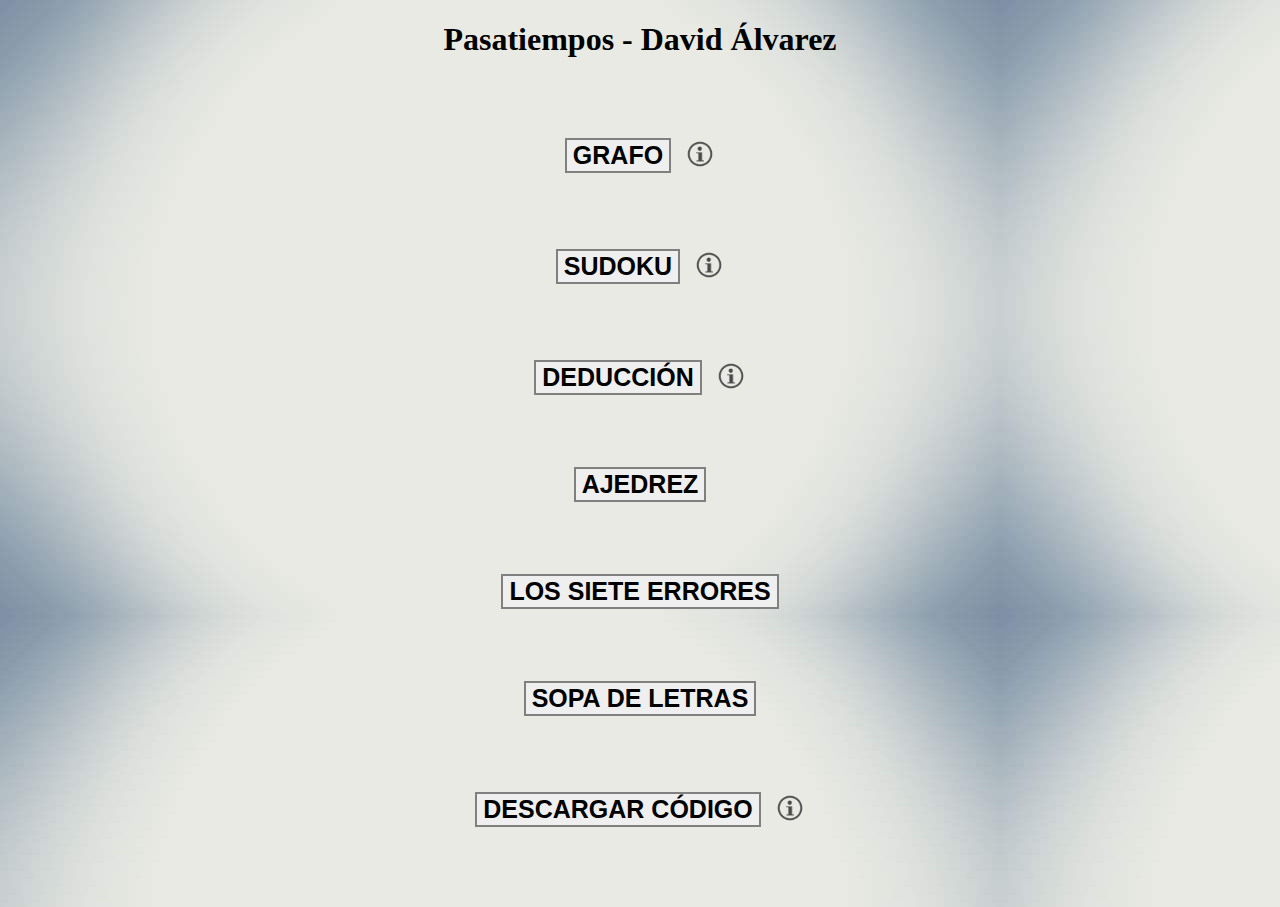
<file: index.html>
<!DOCTYPE html>

<html>
   <head>
      <meta charset="UTF-8">
      <title>Pasatiempos - David Álvarez</title>
      <script src="js/info.js"></script>
      <style type="text/css">
       button {
	   font-size: 25px;
	   font-weight: bold;
	   border: 2px solid gray;
       }
      </style>
   </head>

   <body background="img/background.jpg">
      <h1 align="center">Pasatiempos - David Álvarez</h1>
      <br/><br/><br/>
      
      <form action="grafo">
	 <div align="center">
	    <button type="submit">GRAFO</button>
	    <img src="img/info.png" height="30px" onclick="info_grafo()" style="margin-left: 10px; position: relative; top: 5px;" />
	 </div>

      </form>

      <br/><br/><br/><br/>
      <form action="sudoku">
	 <div align="center">
	    <button type="submit">SUDOKU</button>
	    <img src="img/info.png" height="30px" onclick="info_sudoku()" style="margin-left: 10px; position: relative; top: 5px;" />	
	 </div>
      </form>

      <br/><br/><br/><br/>
      <form action="deducción">
	 <div align="center">
	    <button type="submit">DEDUCCIÓN</button>
	    <img src="img/info.png" height="30px" onclick="info_deduccion()" style="margin-left: 10px; position: relative; top: 5px;" />
	 </div>
      </form>

      <br/><br/><br/><br/>
      <form action="ajedrez">
	 <div align="center">
	    <button type="submit">AJEDREZ</button>
	 </div>
      </form>

      <br/><br/><br/><br/>
      <form action="errores">
	 <div align="center">
    	    <button type="submit">LOS SIETE ERRORES</button>
	 </div>
      </form>

      <br/><br/><br/><br/>
      <form action="sopa">
	 <div align="center">
    	    <button type="submit">SOPA DE LETRAS</button>
	 </div>
      </form>

      <br/><br/><br/><br/>
      <form action="código">
	 <div align="center">
	    <button type="submit">DESCARGAR CÓDIGO</button>
	    <img src="img/info.png"/ height="30px" onclick="info_codigo()" style="margin-left: 10px; position: relative; top: 5px;" />
	 </div>
      </form>

      <br/><br/><br/><br/>    
      
   </body>
</html>
</file>
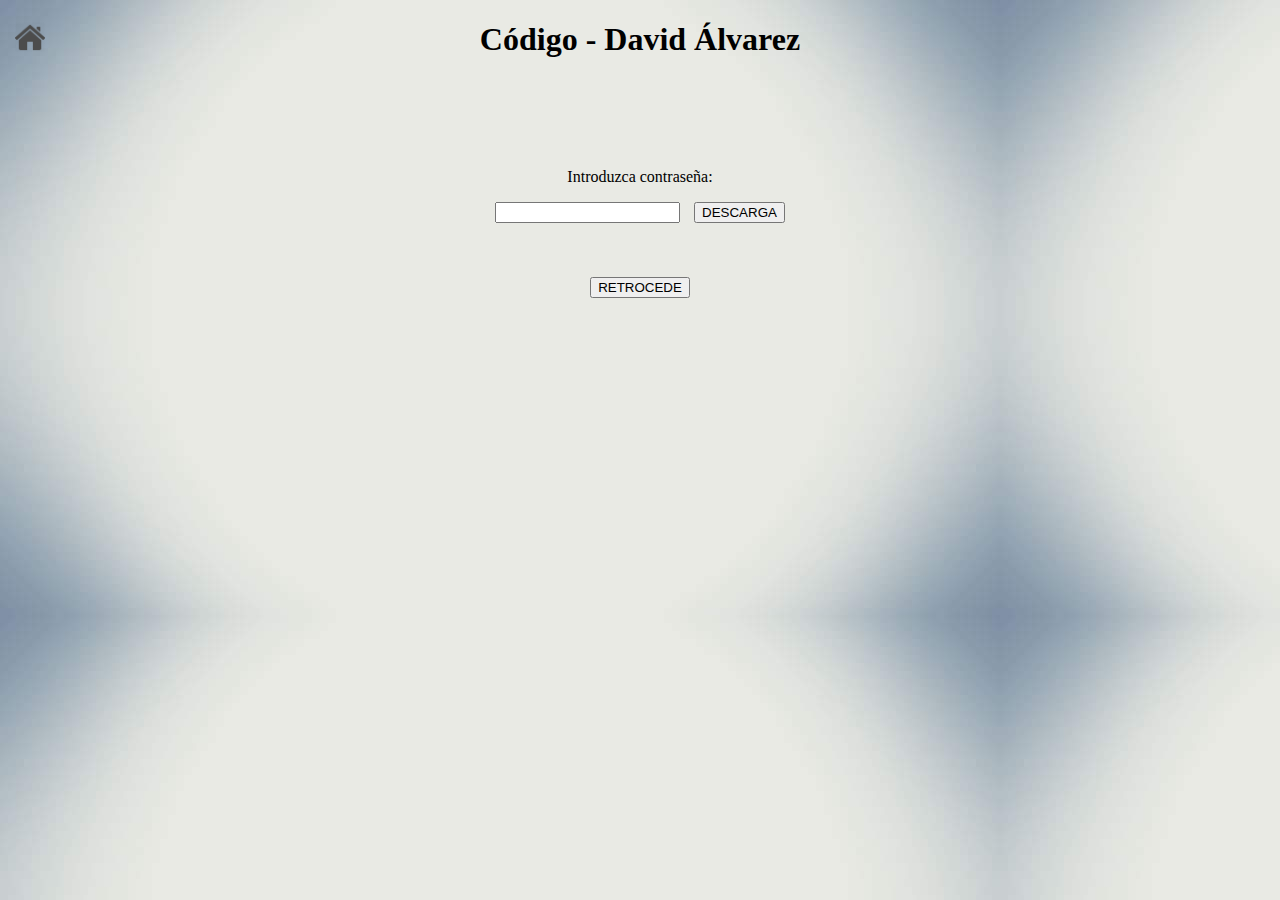
<file: código/index.html>
<!DOCTYPE html>

<html>
    <head>
	<meta charset="UTF-8">
	<title>Código - David Álvarez</title>
    </head>

    <body background="../img/background.jpg">
	<h1 align="center" style="margin-left: 40px; margin-right: 40px;">Código - David Álvarez</h1>
	<a href="../index.html">
	    <img src="../img/home.png" height="30px" style="position: absolute; top: 22px; left: 15px;" />
	</a>
	<br/><br/><br/><br/>
	

	<div align="center">
	    <p>Introduzca contraseña:</p>
	    <form action="descargar.php" method="post">
		<input type="password" name="contraseña">
		<button type="submit" style="margin-left: 10px;">DESCARGA</button>
	    </form>			    
	</div>

	<div align="center">
	    <form action="../index.html">
		<br/><br/><br/>		
		<button type="submit">RETROCEDE</button>
	    </form>			    
	</div>
	
    </body>
</html>
</file>
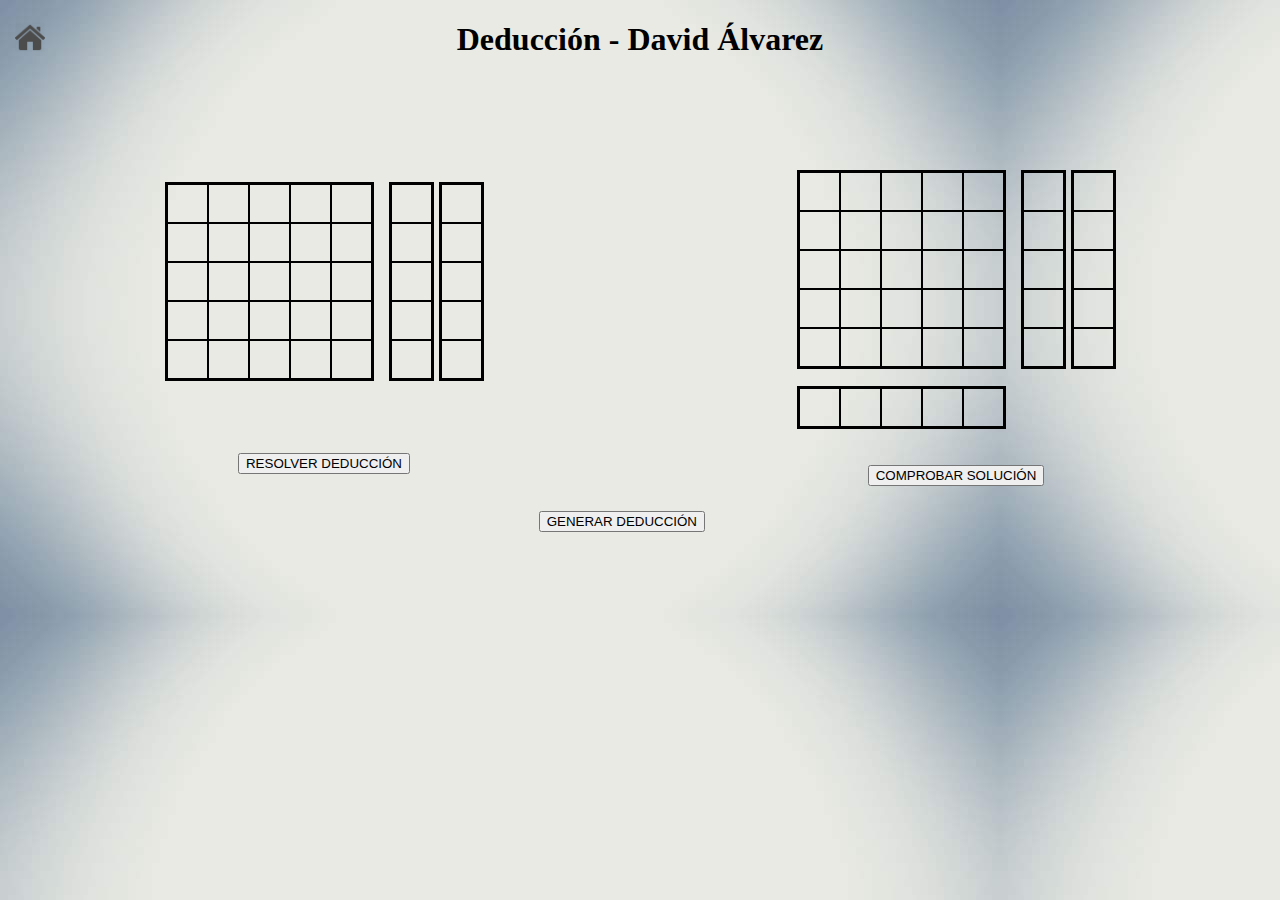
<file: deducción/index.html>
<!DOCTYPE html>

<html>
    <head>
        <meta charset="UTF-8">
        <title>Deducción - David Álvarez</title>
        <link rel="stylesheet" type="text/css" href="../css/deduccion.css">
        <script src="../js/deduccion.js"></script>
    </head>

    
    <body background="../img/background.jpg">
	<h1 align="center" style="margin-left: 40px; margin-right: 40px;">Deducción - David Álvarez</h1>
	<a href="../index.html">
	    <img src="../img/home.png" height="30px" style="position: absolute; top: 22px; left: 15px;" />
	</a>
        <br/><br/><br/><br/><br/>
	
        <table width="100%" height="100%">
            <tr>
                <td width="50%" style="min-width: 400px;">
                    <form action="solucionador.php" method="post" name="form1">
                        <table align="center">
                            <tr>
                                <td id="big_top_left"><input type="text" oninput="upperCaseF(this, document.form1.i01)" maxlength="1" name="i00" required></td>
                                <td id="big_top"><input type="text" onkeydown="upperCaseF(this, document.form1.i02)" maxlength="1" name="i01" required></td>
                                <td id="big_top"><input type="text" onkeydown="upperCaseF(this, document.form1.i03)" maxlength="1" name="i02" required></td>
                                <td id="big_top"><input type="text" onkeydown="upperCaseF(this, document.form1.i04)" maxlength="1" name="i03" required></td>
                                <td id="big_top_right"><input type="text" onkeydown="upperCaseF(this, document.form1.i05)" maxlength="1" name="i04" required></td>
                                <td id="separator"></td>
                                <td id="big_top_right_left"><input type="text" onkeydown="upperCaseF(this, document.form1.i06)" maxlength="1" name="i05" required></td>
                                <td id="separator2"></td>
                                <td id="big_top_right_left"><input type="text" onkeydown="upperCaseF(this, document.form1.i10)" maxlength="1" name="i06" required></td>
                            </tr>
			    
                            <tr>
                                <td id="big_left"><input type="text" onkeydown="upperCaseF(this, document.form1.i11)" maxlength="1" name="i10" required></td>
                                <td id="normal"><input type="text" onkeydown="upperCaseF(this, document.form1.i12)" maxlength="1" name="i11" required></td>
                                <td id="normal"><input type="text" onkeydown="upperCaseF(this, document.form1.i13)" maxlength="1" name="i12" required></td>
                                <td id="normal"><input type="text" onkeydown="upperCaseF(this, document.form1.i14)" maxlength="1" name="i13" required></td>
                                <td id="big_right"><input type="text" onkeydown="upperCaseF(this, document.form1.i15)" maxlength="1" name="i14" required></td>
                                <td id="separator"></td>
                                <td id="big_right_left"><input type="text" onkeydown="upperCaseF(this, document.form1.i16)" maxlength="1" name="i15" required></td>
                                <td id="separator2"></td>
                                <td id="big_right_left"><input type="text" onkeydown="upperCaseF(this, document.form1.i20)" maxlength="1" name="i16" required></td>
                            </tr>
			    
                            <tr>
                                <td id="big_left"><input type="text" onkeydown="upperCaseF(this, document.form1.i21)" maxlength="1" name="i20" required></td>
                                <td id="normal"><input type="text" onkeydown="upperCaseF(this, document.form1.i22)" maxlength="1" name="i21" required></td>
                                <td id="normal"><input type="text" onkeydown="upperCaseF(this, document.form1.i23)" maxlength="1" name="i22" required></td>
                                <td id="normal"><input type="text" onkeydown="upperCaseF(this, document.form1.i24)" maxlength="1" name="i23" required></td>
                                <td id="big_right"><input type="text" onkeydown="upperCaseF(this, document.form1.i25)" maxlength="1" name="i24" required></td>
                                <td id="separator"></td>
                                <td id="big_right_left"><input type="text" onkeydown="upperCaseF(this, document.form1.i26)" maxlength="1" name="i25" required></td>
                                <td id="separator2"></td>
                                <td id="big_right_left"><input type="text" onkeydown="upperCaseF(this, document.form1.i30)" maxlength="1" name="i26" required></td>
                            </tr>
			    
                            <tr>
                                <td id="big_left"><input type="text" onkeydown="upperCaseF(this, document.form1.i31)" maxlength="1" name="i30" required></td>
                                <td id="normal"><input type="text" onkeydown="upperCaseF(this, document.form1.i32)" maxlength="1" name="i31" required></td>
                                <td id="normal"><input type="text" onkeydown="upperCaseF(this, document.form1.i33)" maxlength="1" name="i32" required></td>
                                <td id="normal"><input type="text" onkeydown="upperCaseF(this, document.form1.i34)" maxlength="1" name="i33" required></td>
                                <td id="big_right"><input type="text" onkeydown="upperCaseF(this, document.form1.i35)" maxlength="1" name="i34" required></td>
                                <td id="separator"></td>
                                <td id="big_right_left"><input type="text" onkeydown="upperCaseF(this, document.form1.i36)" maxlength="1" name="i35" required></td>
                                <td id="separator2"></td>
                                <td id="big_right_left"><input type="text" onkeydown="upperCaseF(this, document.form1.i40)" maxlength="1" name="i36" required></td>
                            </tr>
			    
                            <tr>
                                <td id="big_bottom_left"><input type="text" onkeydown="upperCaseF(this, document.form1.i41)" maxlength="1" name="i40" required></td>
                                <td id="big_bottom"><input type="text" onkeydown="upperCaseF(this, document.form1.i42)" maxlength="1" name="i41" required></td>
                                <td id="big_bottom"><input type="text" onkeydown="upperCaseF(this, document.form1.i43)" maxlength="1" name="i42" required></td>
                                <td id="big_bottom"><input type="text" onkeydown="upperCaseF(this, document.form1.i44)" maxlength="1" name="i43" required></td>
                                <td id="big_bottom_right"><input type="text" onkeydown="upperCaseF(this, document.form1.i45)" maxlength="1" name="i44" required></td>
                                <td id="separator"></td>
                                <td id="big_bottom_right_left"><input type="text" onkeydown="upperCaseF(this, document.form1.i46)" maxlength="1" name="i45" required></td>
                                <td id="separator2"></td>
                                <td id="big_bottom_right_left"><input type="text" onkeydown="upperCaseF(this, 'not')" maxlength="1" name="i46" required></td>
                            </tr>
                        </table>
                        <br/><br/><br/><br/>
                        <div align="center">
                            <button type="submit">RESOLVER DEDUCCIÓN</button>
                        </div>
                    </form>
                </td>

                <td width="50%" style="min-width: 400px;">
		    <form action="comprobador.php" method="post" name="form2">
			<table align="center">
			    <tr>
				<td id="big_top_left"><input type="text" oninput="upperCaseF(this, document.form2.i01)" maxlength="1" name="i00" required></td>
				<td id="big_top"><input type="text" onkeydown="upperCaseF(this, document.form2.i02)" maxlength="1" name="i01" required></td>
				<td id="big_top"><input type="text" onkeydown="upperCaseF(this, document.form2.i03)" maxlength="1" name="i02" required></td>
				<td id="big_top"><input type="text" onkeydown="upperCaseF(this, document.form2.i04)" maxlength="1" name="i03" required></td>
				<td id="big_top_right"><input type="text" onkeydown="upperCaseF(this, document.form2.i05)" maxlength="1" name="i04" required></td>
				<td id="separator"></td>
				<td id="big_top_right_left"><input type="text" onkeydown="upperCaseF(this, document.form2.i06)" maxlength="1" name="i05" required></td>
				<td id="separator2"></td>
				<td id="big_top_right_left"><input type="text" onkeydown="upperCaseF(this, document.form2.i10)" maxlength="1" name="i06" required></td>
			    </tr>
			    
			    <tr>
				<td id="big_left"><input type="text" onkeydown="upperCaseF(this, document.form2.i11)" maxlength="1" name="i10" required></td>
				<td id="normal"><input type="text" onkeydown="upperCaseF(this, document.form2.i12)" maxlength="1" name="i11" required></td>
				<td id="normal"><input type="text" onkeydown="upperCaseF(this, document.form2.i13)" maxlength="1" name="i12" required></td>
				<td id="normal"><input type="text" onkeydown="upperCaseF(this, document.form2.i14)" maxlength="1" name="i13" required></td>
				<td id="big_right"><input type="text" onkeydown="upperCaseF(this, document.form2.i15)" maxlength="1" name="i14" required></td>
				<td id="separator"></td>
				<td id="big_right_left"><input type="text" onkeydown="upperCaseF(this, document.form2.i16)" maxlength="1" name="i15" required></td>
				<td id="separator2"></td>
				<td id="big_right_left"><input type="text" onkeydown="upperCaseF(this, document.form2.i20)" maxlength="1" name="i16" required></td>
			    </tr>
			    
			    <tr>
				<td id="big_left"><input type="text" onkeydown="upperCaseF(this, document.form2.i21)" maxlength="1" name="i20" required></td>
				<td id="normal"><input type="text" onkeydown="upperCaseF(this, document.form2.i22)" maxlength="1" name="i21" required></td>
				<td id="normal"><input type="text" onkeydown="upperCaseF(this, document.form2.i23)" maxlength="1" name="i22" required></td>
				<td id="normal"><input type="text" onkeydown="upperCaseF(this, document.form2.i24)" maxlength="1" name="i23" required></td>
				<td id="big_right"><input type="text" onkeydown="upperCaseF(this, document.form2.i25)" maxlength="1" name="i24" required></td>
				<td id="separator"></td>
				<td id="big_right_left"><input type="text" onkeydown="upperCaseF(this, document.form2.i26)" maxlength="1" name="i25" required></td>
				<td id="separator2"></td>
				<td id="big_right_left"><input type="text" onkeydown="upperCaseF(this, document.form2.i30)" maxlength="1" name="i26" required></td>
			    </tr>
			    
			    <tr>
				<td id="big_left"><input type="text" onkeydown="upperCaseF(this, document.form2.i31)" maxlength="1" name="i30" required></td>
				<td id="normal"><input type="text" onkeydown="upperCaseF(this, document.form2.i32)" maxlength="1" name="i31" required></td>
				<td id="normal"><input type="text" onkeydown="upperCaseF(this, document.form2.i33)" maxlength="1" name="i32" required></td>
				<td id="normal"><input type="text" onkeydown="upperCaseF(this, document.form2.i34)" maxlength="1" name="i33" required></td>
				<td id="big_right"><input type="text" onkeydown="upperCaseF(this, document.form2.i35)" maxlength="1" name="i34" required></td>
				<td id="separator"></td>
				<td id="big_right_left"><input type="text" onkeydown="upperCaseF(this, document.form2.i36)" maxlength="1" name="i35" required></td>
				<td id="separator2"></td>
				<td id="big_right_left"><input type="text" onkeydown="upperCaseF(this, document.form2.i40)" maxlength="1" name="i36" required></td>
			    </tr>
			    
			    <tr>
				<td id="big_bottom_left"><input type="text" onkeydown="upperCaseF(this, document.form2.i41)" maxlength="1" name="i40" required></td>
				<td id="big_bottom"><input type="text" onkeydown="upperCaseF(this, document.form2.i42)" maxlength="1" name="i41" required></td>
				<td id="big_bottom"><input type="text" onkeydown="upperCaseF(this, document.form2.i43)" maxlength="1" name="i42" required></td>
				<td id="big_bottom"><input type="text" onkeydown="upperCaseF(this, document.form2.i44)" maxlength="1" name="i43" required></td>
				<td id="big_bottom_right"><input type="text" onkeydown="upperCaseF(this, document.form2.i45)" maxlength="1" name="i44" required></td>
				<td id="separator"></td>
				<td id="big_bottom_right_left"><input type="text" onkeydown="upperCaseF(this, document.form2.i46)" maxlength="1" name="i45" required></td>
				<td id="separator2"></td>
				<td id="big_bottom_right_left"><input type="text" onkeydown="upperCaseF(this, document.form2.s0)" maxlength="1" name="i46" required></td>
			    </tr>
			    
                            <tr height="20px"></tr>
			    
                            <tr>
                                <td id="big_top_bottom_left"><input type="text" onkeydown="upperCaseF(this, document.form2.s1)" maxlength="1" name="s0" style="color: red;" required></td>
                                <td id="big_top_bottom"><input type="text" onkeydown="upperCaseF(this, document.form2.s2)" maxlength="1" name="s1" style="color: red;" required></td>
                                <td id="big_top_bottom"><input type="text" onkeydown="upperCaseF(this, document.form2.s3)" maxlength="1" name="s2" style="color: red;" required></td>
                                <td id="big_top_bottom"><input type="text" onkeydown="upperCaseF(this, document.form2.s4)" maxlength="1" name="s3" style="color: red;" required></td>
                                <td id="big_top_bottom_right"><input type="text" onkeydown="upperCaseF(this, 'not')" maxlength="1" name="s4" style="color: red;" required></td>
                            </tr>
			</table>

			<br/><br/>
			<div align="center">
			    <button type="submit">COMPROBAR SOLUCIÓN</button>
			</div>
		    </form>
                </td>
            </tr>
	    
	    <tr>
                <td style="text-align: right;">
                    <form action="generador.php" method="post">
                        <button type="submit" style="margin-right: -65px; margin-top: 25px;">
                            GENERAR DEDUCCIÓN
                        </button>
                    </form>
                </td>
            </tr>
        </table>

        <br/><br/><br/><br/>
	
    </body>
</html>
</file>
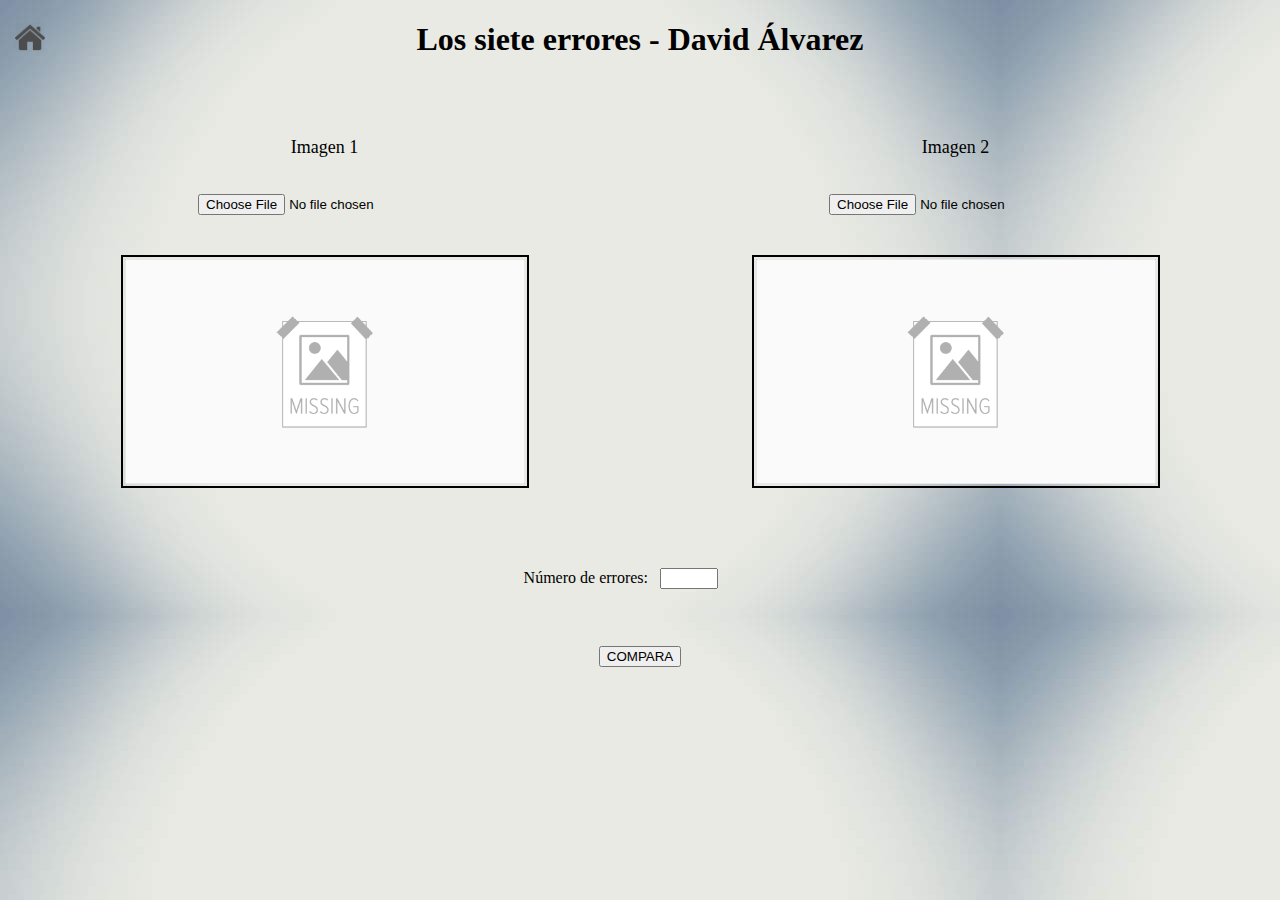
<file: errores/index.html>
<!DOCTYPE html>


<html>
  <head>
    <meta charset="UTF-8">
    <title>Los siete errores - David Álvarez</title>
    <link rel="stylesheet" type="text/css" href="../css/errores.css">
  </head>

  
  <body background="../img/background.jpg">
	<h1 align="center" style="margin-left: 40px; margin-right: 40px;">Los siete errores - David Álvarez</h1>
	<a href="../index.html">
	    <img src="../img/home.png" height="30px" style="position: absolute; top: 22px; left: 15px;" />
	</a>
      <br/><br/>

      <form action="compara.php" method="post">
	  <table width="100%">
	      <tr>
		  <td width="50%" style="min-width: 450px;" align="center">
		      <p>Imagen 1</p>
		      <br/>
		      <input type="file" accept="image/*" id="uploadImage1" onchange="PreviewImage1();"  required /> 
		  </td>
		  
		  <td width="50%" style="min-width: 200px;" align="center">
		      <p>Imagen 2</p>
		      <br/>
		      <input type="file" accept="image/*" id="uploadImage2" onchange="PreviewImage2();" required />
		  </td>
	      </tr>


	      <tr>
		  <td width="50%" style="min-width: 450px;" align="center">
		      <br/><br/>
		      <img id="uploadPreview1" src="../img/missing.png" />
		  </td>

		  <td width="50%" style="min-width: 200px;" align="center">
		    <br/><br/>
		      <img id="uploadPreview2" src="../img/missing.png" />
		  </td>
	      </tr>

	      
	      <tr>
		  <td align="right">
		      <br/><br/><br/><br/>
		      Número de errores:&nbsp;&nbsp;
		      <input type="number" onkeypress="return justNumbers(event)" min="1" max="25" style="margin-right: -80px; width: 50px;" required />
		  </td>
	      </tr>
	  </table>

	  <br/><br/><br/>
	  <div align="center">
	      <button type="submit">COMPARA</button>
	  </div>
      </form>

      <br/><br/><br/><br/>


      <script src="../js/errores.js"></script>
      <script src="../js/numeros.js"></script>
      
  </body>
</html>
</file>
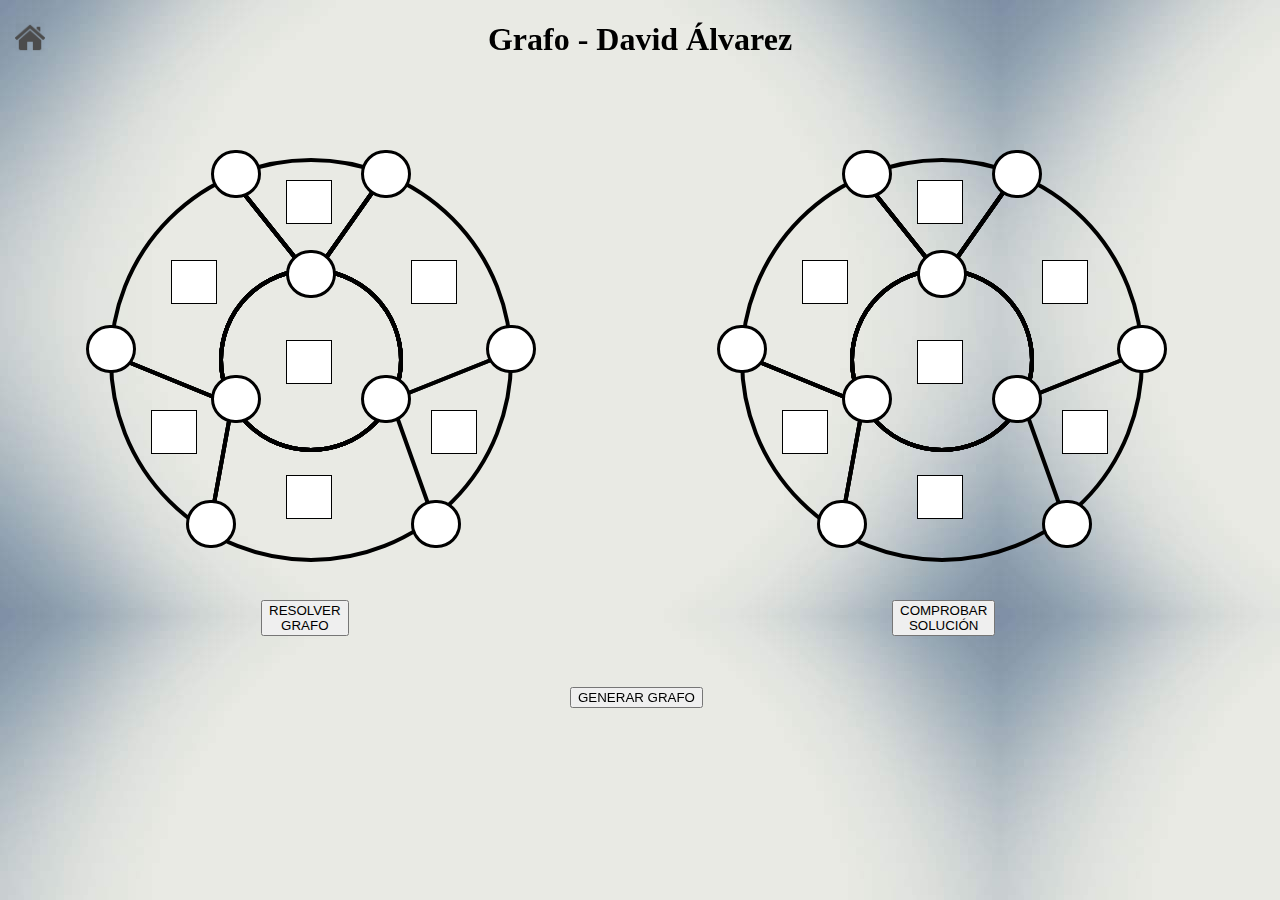
<file: grafo/index.html>
<!DOCTYPE html>

<html>
    <head>
	<meta charset="UTF-8">
	<title>Grafo - David Álvarez</title>
	<link rel="stylesheet" type="text/css" href="../css/grafo.css">
    </head>
    
    <body background="../img/background.jpg">
	<h1 align="center" style="margin-left: 40px; margin-right: 40px;">Grafo - David Álvarez</h1>
	<a href="../index.html">
	    <img src="../img/home.png" height="30px" style="position: absolute; top: 22px; left: 15px;" />
	</a>

	
	<table width="100%" height="100%">
	    <tr>
		<td width="50%" style="min-width: 550px;">
		    <div id="positioner">
			<form action="solucionador.php" method="post">
			    <input id="circle" name="s0" style="top: 150px; left: 200px; background: white;" disabled>
			    <input id="circle" name="s1" style="top: 150px; left: 350px; background: white;" disabled>
			    <input id="circle" name="s2" style="top: 250px; left: 275px; background: white;" disabled>
			    <input id="circle" name="s3" style="top: 325px; left: 75px; background: white;" disabled>
			    <input id="circle" name="s4" style="top: 325px; left: 475px; background: white;" disabled>
			    <input id="circle" name="s5" style="top: 375px; left: 200px; background: white;" disabled>
			    <input id="circle" name="s6" style="top: 375px; left: 350px; background: white;" disabled>
			    <input id="circle" name="s7" style="top: 500px; left: 175px; background: white;" disabled>
			    <input id="circle" name="s8" style="top: 500px; left: 400px; background: white;" disabled>

			    <input id="square" name="i0" style="top: 180px; left: 275px;" onkeypress="return justNumbers(event)" type="number" required>
			    <input id="square" name="i1" style="top: 260px; left: 160px;" onkeypress="return justNumbers(event)" type="number" required>
			    <input id="square" name="i2" style="top: 260px; left: 400px;" onkeypress="return justNumbers(event)" type="number" required>
			    <input id="square" name="i3" style="top: 340px; left: 275px;" onkeypress="return justNumbers(event)" type="number" required>
			    <input id="square" name="i4" style="top: 410px; left: 140px;" onkeypress="return justNumbers(event)" type="number" required>
			    <input id="square" name="i5" style="top: 410px; left: 420px;" onkeypress="return justNumbers(event)" type="number" required>
			    <input id="square" name="i6" style="top: 475px; left: 275px;" onkeypress="return justNumbers(event)" type="number" required>

			    <canvas id="myCanvas1" width="500" height="500"></canvas>
			    <button type="submit" id="button_pos">RESOLVER GRAFO</button>
			</form>
		    </div>
		</td>
		
		<td width="50%" style="min-width: 550px;">
		    <div id="positioner">
			<form action="comprobador.php" method="post">
			    <input id="circle" name="s0" style="top: 150px; left: 200px; color: red;" onkeypress="return justNumbers(event)" type="number" required>
			    <input id="circle" name="s1" style="top: 150px; left: 350px; color: red;" onkeypress="return justNumbers(event)" type="number" required>
			    <input id="circle" name="s2" style="top: 250px; left: 275px; color: red;" onkeypress="return justNumbers(event)" type="number" required>
			    <input id="circle" name="s3" style="top: 325px; left: 75px; color: red;" onkeypress="return justNumbers(event)" type="number" required>
			    <input id="circle" name="s4" style="top: 325px; left: 475px; color: red;" onkeypress="return justNumbers(event)" type="number" required>
			    <input id="circle" name="s5" style="top: 375px; left: 200px; color: red;" onkeypress="return justNumbers(event)" type="number" required>
			    <input id="circle" name="s6" style="top: 375px; left: 350px; color: red;" onkeypress="return justNumbers(event)" type="number" required>
			    <input id="circle" name="s7" style="top: 500px; left: 175px; color: red;" onkeypress="return justNumbers(event)" type="number" required>
			    <input id="circle" name="s8" style="top: 500px; left: 400px; color: red;" onkeypress="return justNumbers(event)" type="number" required>

			    <input id="square" name="i0" style="top: 180px; left: 275px;" onkeypress="return justNumbers(event)" type="number" required>
			    <input id="square" name="i1" style="top: 260px; left: 160px;" onkeypress="return justNumbers(event)" type="number" required>
			    <input id="square" name="i2" style="top: 260px; left: 400px;" onkeypress="return justNumbers(event)" type="number" required>
			    <input id="square" name="i3" style="top: 340px; left: 275px;" onkeypress="return justNumbers(event)" type="number" required>
			    <input id="square" name="i4" style="top: 410px; left: 140px;" onkeypress="return justNumbers(event)" type="number" required>
			    <input id="square" name="i5" style="top: 410px; left: 420px;" onkeypress="return justNumbers(event)" type="number" required>
			    <input id="square" name="i6" style="top: 475px; left: 275px;" onkeypress="return justNumbers(event)" type="number" required>

			    <canvas id="myCanvas2" width="500" height="500"></canvas>
			    <button type="submit" id="button_pos">COMPROBAR SOLUCIÓN</button>
			</form>
		    </div>
		</td>
	    </tr>

	    <tr>
		<td style="text-align: right;">
		    <form action="generador.php">
			<button type="submit" style="margin-right: -65px; margin-top: 600px;">
			    GENERAR GRAFO
			</button>
		    </form>

		</td>
	    </tr>
	</table>

	<script src="../js/grafo.js"></script>
	<script src="../js/numeros.js"></script> 
    </body>
</html>
</file>
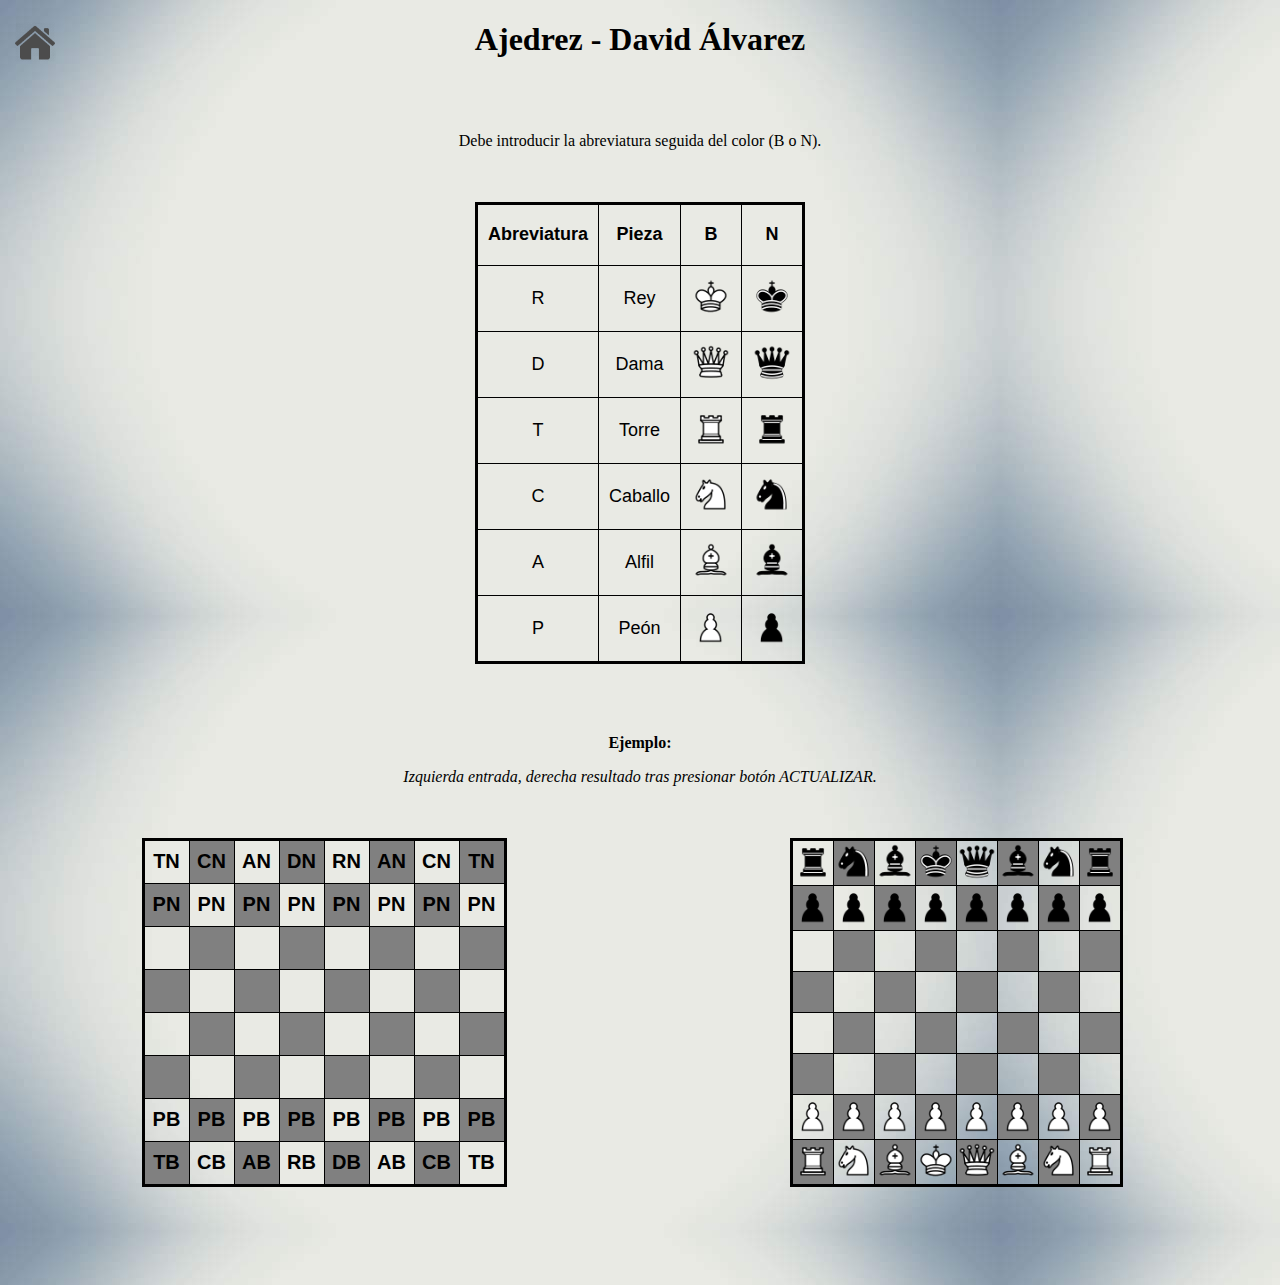
<file: ajedrez/info.html>
<!DOCTYPE html>


<html>
    <head>
	<meta charset="UTF-8">
	<title>Ajedrez - David Álvarez</title>
	<link rel="stylesheet" type="text/css" href="../css/info.css">
	<link rel="stylesheet" type="text/css" href="../css/ajedrez.css">	
    </head>

    
    <body background="../img/background.jpg">
	<h1 align="center" style="margin-left: 40px; margin-right: 40px;">Ajedrez - David Álvarez</h1>
	<a href="../index.html">
	    <img src="../img/home.png" height="30px" style="position: absolute; top: 22px; left: 15px;" />
	</a>
	<br/><br/>

	<p align="center">Debe introducir la abreviatura seguida del color (B o N).</p>
	<br/><br/>

	<table align="center" id="info_table">
	    <tr>
		<td id="info_td"><strong>Abreviatura</strong></td>
		<td id="info_td"><strong>Pieza</strong></td>
		<td id="info_td"><strong>B</strong></td>
		<td id="info_td"><strong>N</strong></td>		
	    </tr>

	    <tr>
		<td id="info_td">R</td>
		<td id="info_td">Rey</td>
		<td id="info_td"><img src="piezas/blancas/rey.png" /></td>
		<td id="info_td"><img src="piezas/negras/rey.png" /></td>

		<tr>
		    <td id="info_td">D</td>
		    <td id="info_td">Dama</td>
		    <td id="info_td"><img src="piezas/blancas/dama.png" /></td>
		    <td id="info_td"><img src="piezas/negras/dama.png" /></td>
		</tr>

		<tr>
		    <td id="info_td">T</td>
		    <td id="info_td">Torre</td>
		    <td id="info_td"><img src="piezas/blancas/torre.png" /></td>
		    <td id="info_td"><img src="piezas/negras/torre.png" /></td>
		</tr>

		<tr>
		    <td id="info_td">C</td>
		    <td id="info_td">Caballo</td>
		    <td id="info_td"><img src="piezas/blancas/caballo.png" /></td>
		    <td id="info_td"><img src="piezas/negras/caballo.png" /></td>
		</tr>

		<tr>
		    <td id="info_td">A</td>
		    <td id="info_td">Alfil</td>
		    <td id="info_td"><img src="piezas/blancas/alfil.png" /></td>
		    <td id="info_td"><img src="piezas/negras/alfil.png" /></td>		
		</tr>
		
		<tr>
		    <td id="info_td">P</td>
		    <td id="info_td">Peón</td>
		    <td id="info_td"><img src="piezas/blancas/peon.png" /></td>
		    <td id="info_td"><img src="piezas/negras/peon.png" /></td>		
		</tr>
	</table>

	

	<br/><br/><br/>
	<p align="center"><strong>Ejemplo:</strong></p>
	<p align="center"><em>Izquierda entrada, derecha resultado tras presionar botón ACTUALIZAR.</em></p>	
	<br/><br/>	


	<table width="100%">
	    <tr>
		<td width="50%" style="min-width: 400px;" align="center">
		    <table id ="externo">
			<tr>
			    <td id="normal"><input name="i00" style="color: black" value="TN" disabled></td>
			    <td id="normal" bgcolor="gray"><input name="i01" style="color: black" value="CN" disabled/></td>
			    <td id="normal"><input name="i02" style="color: black" value="AN" disabled/></td>
			    <td id="normal" bgcolor="gray"><input name="i03" style="color: black" value="DN" disabled /></td>
			    <td id="normal"><input name="i04" style="color: black" value="RN" disabled /></td>
			    <td id="normal" bgcolor="gray"><input name="i05" style="color: black" value="AN" disabled /></td>
			    <td id="normal"><input name="i06" style="color: black" value="CN" disabled /></td>
			    <td id="normal" bgcolor="gray"><input name="i07" style="color: black" value="TN" disabled /></td>
			</tr>
			
			<tr>
			    <td id="normal" bgcolor="gray"><input name="i10" style="color: black" value="PN" disabled /></td>
			    <td id="normal"><input name="i11" style="color: black" value="PN" disabled /></td>
			    <td id="normal" bgcolor="gray"><input name="i12" style="color: black" value="PN" disabled /></td>
			    <td id="normal"><input name="i13" style="color: black" value="PN" disabled /></td>
			    <td id="normal" bgcolor="gray"><input name="i14" style="color: black" value="PN" disabled /></td>
			    <td id="normal"><input name="i15" style="color: black" value="PN" disabled /></td>
			    <td id="normal" bgcolor="gray"><input name="i16" style="color: black" value="PN" disabled /></td>
			    <td id="normal"><input name="i17" style="color: black" value="PN" disabled /></td>
			</tr>
			
			<tr>
			    <td id="normal"><input name="i20" style="color: black" disabled /></td>
			    <td id="normal" bgcolor="gray"><input name="i21" style="color: black" disabled /></td>
			    <td id="normal"><input name="i22" style="color: black" disabled /></td>
			    <td id="normal" bgcolor="gray"><input name="i23" style="color: black" disabled /></td>
			    <td id="normal"><input name="i24" style="color: black" disabled /></td>
			    <td id="normal" bgcolor="gray"><input name="i25" style="color: black" disabled /></td>
			    <td id="normal"><input name="i26" style="color: black" disabled /></td>
			    <td id="normal" bgcolor="gray"><input name="i27" style="color: black" disabled /></td>
			</tr>

			<tr>
			    <td id="normal" bgcolor="gray"><input name="i30" style="color: black" disabled /></td>
			    <td id="normal"><input name="i31" style="color: black" disabled /></td>
			    <td id="normal" bgcolor="gray"><input name="i32" style="color: black" disabled /></td>
			    <td id="normal"><input name="i33" style="color: black" disabled /></td>
			    <td id="normal" bgcolor="gray"><input name="i34" style="color: black" disabled /></td>
			    <td id="normal"><input name="i35" style="color: black" disabled /></td>
			    <td id="normal" bgcolor="gray"><input name="i36" style="color: black" disabled /></td>
			    <td id="normal"><input name="i37" style="color: black" disabled /></td>
			</tr>

			<tr>
			    <td id="normal"><input name="i40" style="color: black" disabled /></td>
			    <td id="normal" bgcolor="gray"><input name="i41" style="color: black" disabled /></td>
			    <td id="normal"><input name="i42" style="color: black" disabled /></td>
			    <td id="normal" bgcolor="gray"><input name="i43" style="color: black" disabled /></td>
			    <td id="normal"><input name="i44" style="color: black" disabled /></td>
			    <td id="normal" bgcolor="gray"><input name="i45" style="color: black" disabled /></td>
			    <td id="normal"><input name="i46" style="color: black" disabled /></td>
			    <td id="normal" bgcolor="gray"><input name="i47" style="color: black" disabled /></td>
			</tr>

			<tr>
			    <td id="normal" bgcolor="gray"><input name="i50" style="color: black" disabled /></td>
			    <td id="normal"><input name="i51" style="color: black" disabled /></td>
			    <td id="normal" bgcolor="gray"><input name="i52" style="color: black" disabled /></td>
			    <td id="normal"><input name="i53" style="color: black" disabled /></td>
			    <td id="normal" bgcolor="gray"><input name="i54" style="color: black" disabled /></td>
			    <td id="normal"><input name="i55" style="color: black" disabled /></td>
			    <td id="normal" bgcolor="gray"><input name="i56" style="color: black" disabled /></td>
			    <td id="normal"><input name="i57" style="color: black" disabled /></td>
			</tr>
			
			<tr>
			    <td id="normal"><input name="i60" style="color: black" value="PB" disabled /></td>
			    <td id="normal" bgcolor="gray"><input name="i61" style="color: black" value="PB" disabled /></td>
			    <td id="normal"><input name="i62" style="color: black" value="PB" disabled /></td>
			    <td id="normal" bgcolor="gray"><input name="i63" style="color: black" value="PB" disabled /></td>
			    <td id="normal"><input name="i64" style="color: black" value="PB" disabled /></td>
			    <td id="normal" bgcolor="gray"><input name="i65" style="color: black" value="PB" disabled /></td>
			    <td id="normal"><input name="i66" style="color: black" value="PB" disabled /></td>
			    <td id="normal" bgcolor="gray"><input name="i67" style="color: black" value="PB" disabled /></td>
			</tr>

			<tr>
			    <td id="normal" bgcolor="gray"><input name="i70" style="color: black" value="TB" disabled /></td>
			    <td id="normal"><input name="i71" style="color: black" value="CB" disabled /></td>
			    <td id="normal" bgcolor="gray"><input name="i72" style="color: black" value="AB" disabled /></td>
			    <td id="normal"><input name="i73" style="color: black" value="RB" disabled /></td>
			    <td id="normal" bgcolor="gray"><input name="i74" style="color: black" value="DB" disabled /></td>
			    <td id="normal"><input name="i75" style="color: black" value="AB" disabled /></td>
			    <td id="normal" bgcolor="gray"><input name="i76" style="color: black" value="CB" disabled /></td>
			    <td id="normal"><input name="i77" style="color: black" value="TB" disabled /></td>
			</tr>
		    </table>

		    
		<td width="50%" style="min-width: 400px;" align="center">
		    <table id ="externo">
			<tr>
			    <td id="normal"><img src="piezas/negras/torre.png" /></td>
			    <td id="normal" bgcolor="gray"><img src="piezas/negras/caballo.png" /></td>
			    <td id="normal"><img src="piezas/negras/alfil.png" /></td>
			    <td id="normal" bgcolor="gray"><img src="piezas/negras/rey.png" /></td>
			    <td id="normal"><img src="piezas/negras/dama.png" /></td>
			    <td id="normal" bgcolor="gray"><img src="piezas/negras/alfil.png" /></td>
			    <td id="normal"><img src="piezas/negras/caballo.png" /></td>
			    <td id="normal" bgcolor="gray"><img src="piezas/negras/torre.png" /></td>

			</tr>
			<tr>
			    <td id="normal" bgcolor="gray"><img src="piezas/negras/peon.png" /></td>
			    <td id="normal"><img src="piezas/negras/peon.png" /></td>
			    <td id="normal" bgcolor="gray"><img src="piezas/negras/peon.png" /></td>
			    <td id="normal"><img src="piezas/negras/peon.png" /></td>
			    <td id="normal" bgcolor="gray"><img src="piezas/negras/peon.png" /></td>
			    <td id="normal"><img src="piezas/negras/peon.png" /></td>
			    <td id="normal" bgcolor="gray"><img src="piezas/negras/peon.png" /></td>
			    <td id="normal"><img src="piezas/negras/peon.png" /></td>

			</tr>
			<tr>
			    <td id="normal"></td>
			    <td id="normal" bgcolor="gray"></td>
			    <td id="normal"></td>
			    <td id="normal" bgcolor="gray"></td>
			    <td id="normal"></td>
			    <td id="normal" bgcolor="gray"></td>
			    <td id="normal"></td>
			    <td id="normal" bgcolor="gray"></td>
			</tr>

			<tr>
			    <td id="normal" bgcolor="gray"></td>
			    <td id="normal"></td>
			    <td id="normal" bgcolor="gray"></td>
			    <td id="normal"></td>
			    <td id="normal" bgcolor="gray"></td>
			    <td id="normal"></td>
			    <td id="normal" bgcolor="gray"></td>
			    <td id="normal"></td>
			</tr>

			<tr>
			    <td id="normal"></td>
			    <td id="normal" bgcolor="gray"></td>
			    <td id="normal"></td>
			    <td id="normal" bgcolor="gray"></td>
			    <td id="normal"></td>
			    <td id="normal" bgcolor="gray"></td>
			    <td id="normal"></td>
			    <td id="normal" bgcolor="gray"></td>
			</tr>

			<tr>
			    <td id="normal" bgcolor="gray"></td>
			    <td id="normal"></td>
			    <td id="normal" bgcolor="gray"></td>
			    <td id="normal"></td>
			    <td id="normal" bgcolor="gray"></td>
			    <td id="normal"></td>
			    <td id="normal" bgcolor="gray"></td>
			    <td id="normal"></td>
			</tr>

			<tr>
			    <td id="normal"><img src="piezas/blancas/peon.png" /></td>
			    <td id="normal" bgcolor="gray"><img src="piezas/blancas/peon.png" /></td>
			    <td id="normal"><img src="piezas/blancas/peon.png" /></td>
			    <td id="normal" bgcolor="gray"><img src="piezas/blancas/peon.png" /></td>
			    <td id="normal"><img src="piezas/blancas/peon.png" /></td>
			    <td id="normal" bgcolor="gray"><img src="piezas/blancas/peon.png" /></td>
			    <td id="normal"><img src="piezas/blancas/peon.png" /></td>
			    <td id="normal" bgcolor="gray"><img src="piezas/blancas/peon.png" /></td>
			</tr>

			<tr>
			    <td id="normal" bgcolor="gray"><img src="piezas/blancas/torre.png" /></td>
			    <td id="normal"><img src="piezas/blancas/caballo.png" /></td>
			    <td id="normal" bgcolor="gray"><img src="piezas/blancas/alfil.png" /></td>
			    <td id="normal"><img src="piezas/blancas/rey.png" /></td>
			    <td id="normal" bgcolor="gray"><img src="piezas/blancas/dama.png" /></td>
			    <td id="normal"><img src="piezas/blancas/alfil.png" /></td>
			    <td id="normal" bgcolor="gray"><img src="piezas/blancas/caballo.png" /></td>
			    <td id="normal"><img src="piezas/blancas/torre.png" /></td>
			</tr>
		    </table>
		</td>
	    </tr>
	</table>
	
	<br/><br/><br/><br/><br/>

    </body>
</html>
</file>
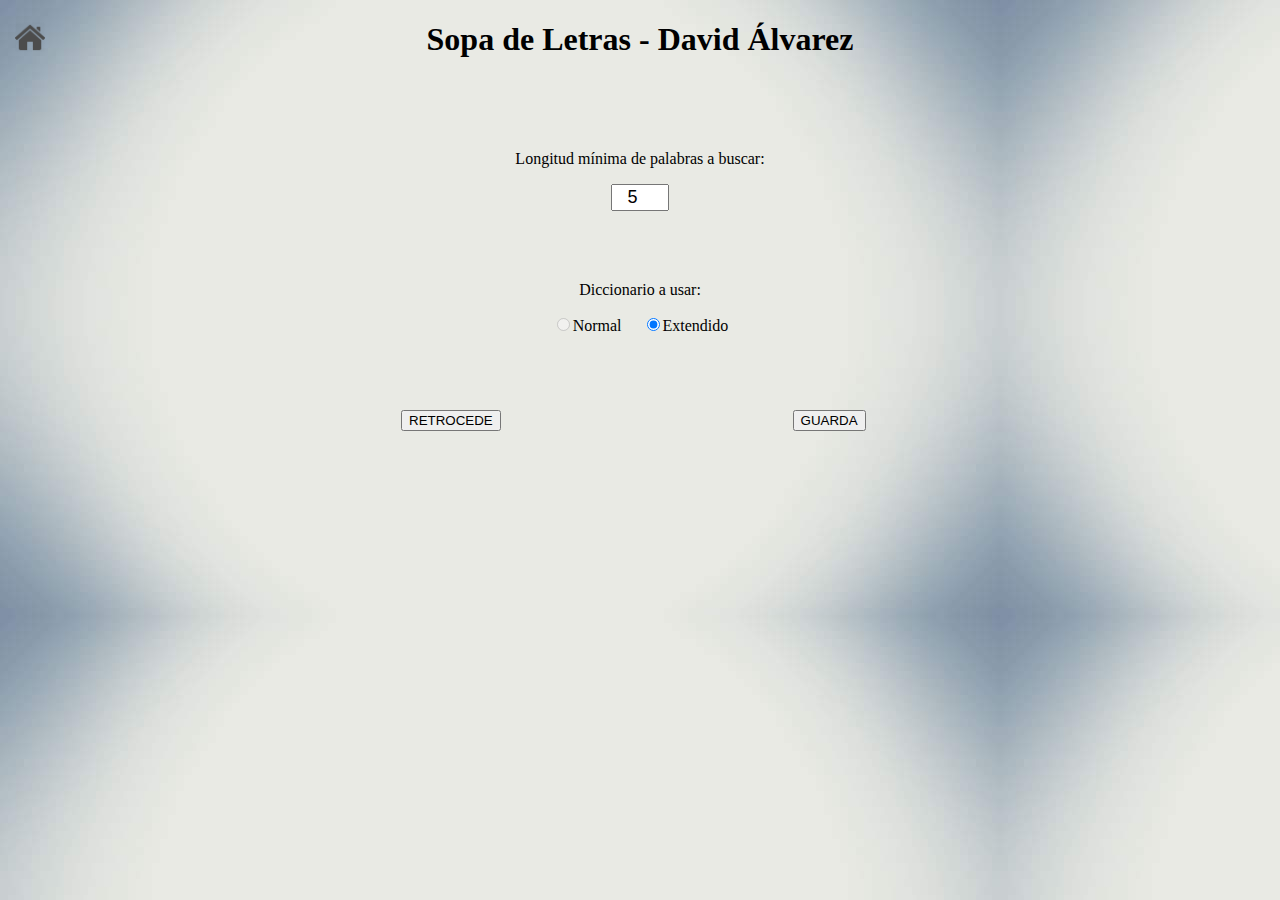
<file: sopa/opciones.html>
<!DOCTYPE html>


<html>
    <head>
	<meta charset="UTF-8">
	<title>Sopa de Letras - David Álvarez</title>
	<script src="../js/numeros.js"></script>
    </head>

    
    <body background="../img/background.jpg">
      <h1 align="center" style="margin-left: 40px; margin-right: 40px;">Sopa de Letras - David Álvarez</h1>
	<a href="../index.html">
	    <img src="../img/home.png" height="30px" style="position: absolute; top: 22px; left: 15px;" />
	</a>
	<br /><br /><br />

	<form action="encuentra.php" method="post">
	    <div align="center">
		<p>Longitud mínima de palabras a buscar:</p>
		<input type="number" name="min_len" onkeypress="justNumbres(event)" style="width: 50px; font-size: 18px; text-align: center;" value="5" required />
		<br /><br /><br /><br />

		<p>Diccionario a usar:</p>
		<input type="radio" name="dict_to" disabled required/>Normal&nbsp;&nbsp;&nbsp;&nbsp;
		<input type="radio" name="dict_to" checked required/>Extendido
		

		<br /><br /><br /><br /><br />
		<table width="60%" align="center">
		    <tr>
			<td width="30%" style="min-width: 150px; text-align: center">
			    <button type="button" onclick="window.location.href='encuentra.php'">RETROCEDE</button>
			</td>			    

			<td width="30%" style="min-width: 150px; text-align: center">
			    <button type="submit">GUARDA</button>
			</td>
		    </tr>
		</table>
	    </div>
	</form>
	
	<br /><br /><br /><br />	
	
    </body>
</html>
</file>
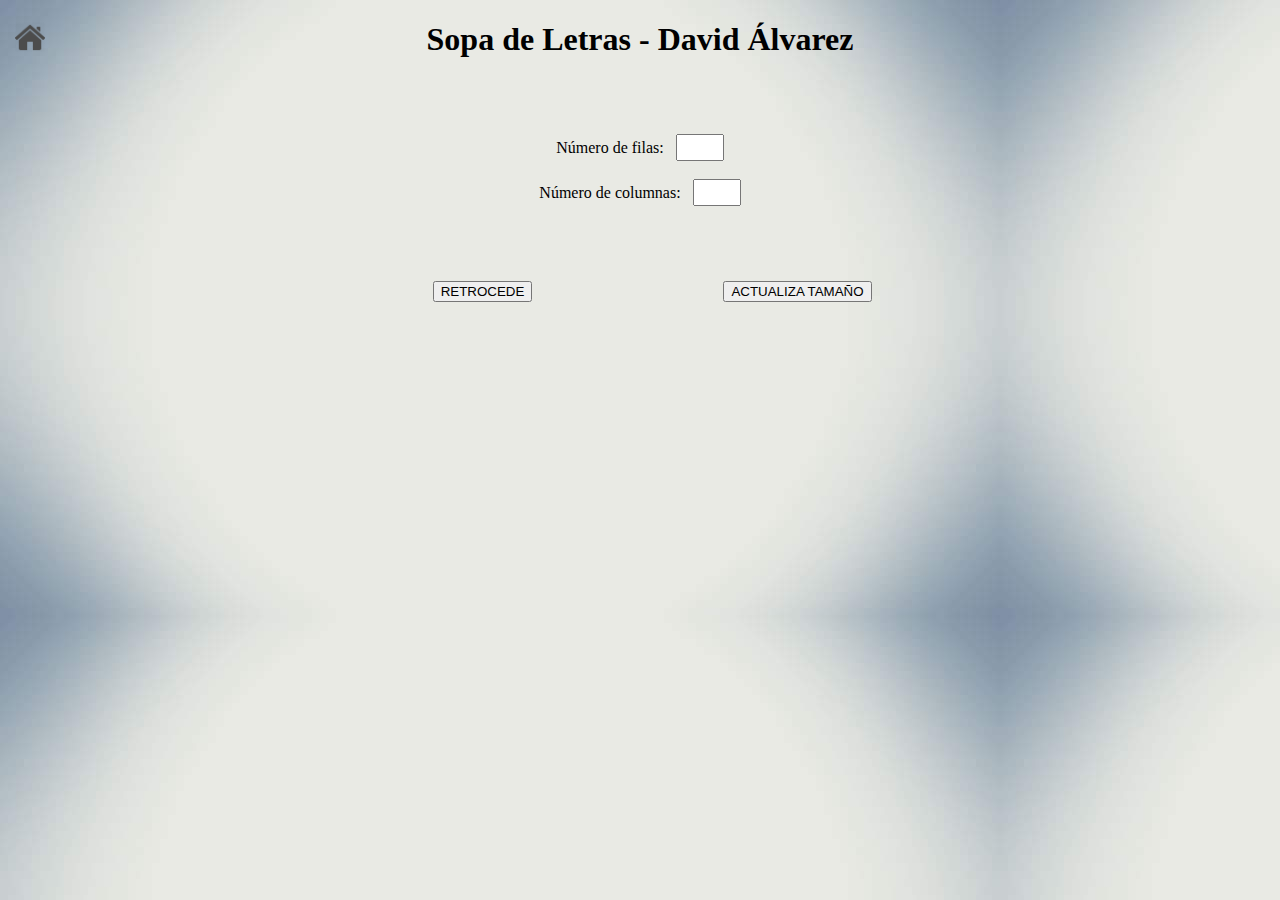
<file: sopa/tamaño.html>
<!DOCTYPE html>


<html>
    <head>
	<meta charset="UTF-8" />
	<title>Sopa de Letras - David Álvarez</title>
	<link rel="stylesheet" type="text/css" href="../css/sopa2.css" />	
    </head>

    
    <body background="../img/background.jpg">
	<h1 align="center" style="margin-left: 40px; margin-right: 40px;">Sopa de Letras - David Álvarez</h1>
	<a href="../index.html">
	    <img src="../img/home.png" height="30px" style="position: absolute; top: 22px; left: 15px;" />
	</a>
	<br/><br/><br/>

	<form action="index.php" method="post">

	    <div align="center">
		Número de filas:&nbsp;&nbsp;
		<input type="number" name="sizei" id="size" />
		<br/><br/>
		
		Número de columnas:&nbsp;&nbsp;
		<input type="number" name="sizej" id="size" />
		<br/><br/><br/><br/><br />
	    </div>		

	    <table width="50%" align="center">
		<tr>
		    <td width="25%" style="min-width: 200px;">
			<div align="center">
			    <button type="button" onclick="javascript:history.go(-1)">RETROCEDE</button>
			</div>
		    </td>
		    
		    <td width="25%" style="min-width: 200px;">
			<div align="center">
			    <button type="submit">ACTUALIZA TAMAÑO</button>
			</div>
		    </td>
		</tr>
	    </table>
	</form>

	<br/><br/><br/><br/>
	
    </body>
</html>
</file>
<file: css/deduccion.css>
input {
    text-align: center;
    width: 35px;
    height: 35px;
    -webkit-border-radius: 0px;
    -moz-border-radius: 0px;
    border-radius: 0px;
    border: transparent !important;
    background-color: transparent;
    font-size: 20px;
    font-weight: bold;
}

#normal {
    border: 2px solid black;
}

table, th, td {
    padding: 0px;
    border-collapse: collapse;
    font-family: Calibri, sans-serif;
}

#separator {
    width: 15px;
}

#separator2 {
    width: 5px;
}

#big_top {
    border-top: solid medium black;
    border-left: 2px solid black;
    border-right: 2px solid black;
}

#big_top_left {
    border-top: solid medium black;
    border-left: solid medium black;
    border-right: 2px solid black;
}

#big_top_right {
    border-top: solid medium black;
    border-right: solid medium black;
    border-left: 2px solid black;
}

#big_left {
    border-top: 2px solid black;
    border-left: solid medium black;
}

#big_right {
    border-top: 2px solid black;
    border-right: solid medium black;
}

#big_bottom {
    border-bottom: solid medium black;
    border-left: 2px solid black;
    border-right: 2px solid black;
}

#big_bottom_left {
    border-bottom: solid medium black;
    border-top: 2px solid black;    
    border-left: solid medium black;
    border-right: 2px solid black;
}

#big_bottom_right {
    border-bottom: solid medium black;
    border-top: 2px solid black;    
    border-right: solid medium black;
    border-left: 2px solid black;
}

#big_right_left {
    border-top: 2px solid black;
    border-right: solid medium black;
    border-left: solid medium black;    
}

#big_top_right_left {
    border-top: solid medium black;
    border-right: solid medium black;
    border-left: solid medium black;
}

#big_bottom_right_left {
    border-bottom: solid medium black;
    border-top: 2px solid black;    
    border-right: solid medium black;
    border-left: solid medium black;
}

#big_top_bottom_left {
    border-bottom: solid medium black;
    border-top: solid medium black;    
    border-right: 2px solid black;
    border-left: solid medium black;
}

#big_top_bottom_right {
    border-bottom: solid medium black;
    border-top: solid medium black;    
    border-left: 2px solid black;
    border-right: solid medium black;
}

#big_top_bottom {
    border-bottom: solid medium black;
    border-top: solid medium black;    
    border-left: 2px solid black;
    border-right: 2px solid black;    
}

#positioner_but1 {
    position: absolute;
    top: 500px;
    left: 28%;
}

#positioner_but2 {
    position: absolute;
    top: 500px;
    left: 60%;
}

#informer {
    font-size: 20px;
    margin-right: -70px;
}
</file>
<file: css/errores.css>
p {
    font-size: 18px;
}

#uploadPreview1 {
    width: 400px;
    padding: 2px;
    border: 2px solid black;
}

#uploadPreview2 {
    width: 400px;
    padding: 2px;
    border: 2px solid black;
}
</file>
<file: css/grafo.css>
#circle {
    width: 40px;
    height: 40px;
    -webkit-border-radius: 27px;
    -moz-border-radius: 27px;
    border-radius: 27px;
    border: 3px solid black;
    position: absolute;
    font-size: 26px;  
}

#square {
    width: 40px;
    height: 40px;
    border: 1px solid black;
    position: absolute;
    font-size: 30px;    
}

#myCanvas1 {
    position: absolute;
    top: 140px;
    left: 80px;
    z-index: -1;
}

#myCanvas2 {
    position: absolute;
    top: 140px;
    left: 80px;
    z-index: -1;
}

input { 
    text-align: center;
    font-weight: bold;    
}

p {
    position: relative;
    top: 100px;
}

#positioner {
    position: absolute;
    top: 0px;
}

#positioner1 {
    position: absolute;
    top: 0px;
    left: 30%;
}

#positioner_but1 {
    position: absolute;
    top: 650px;
    left: 33%;
}

#positioner_but2 {
    position: absolute;
    top: 650px;
    left: 60%;
}

#positioner_but_mid {
    position: absolute;
    top: 650px;
    left: 46%;
}

#button_pos {
    position: absolute;
    top: 600px;
    left: 250px;
}

input[type='number'] {
    -moz-appearance:textfield;
}

input::-webkit-outer-spin-button,
input::-webkit-inner-spin-button {
    -webkit-appearance: none;
}

#informer {
    font-size: 20px;
    margin-right: -70px;
}
</file>
<file: css/info.css>
#info_table {
    border-collapse: collapse;
    border: solid medium black;
}

#info_td {
    border: solid thin black;
    text-align: center;
    font-size: 18px;
    padding: 10px;
    padding: 10px;
}
</file>
<file: css/ajedrez.css>
input {
    text-align: center;
    width: 40px;
    height: 40px;
    -webkit-border-radius: 0px;
    -moz-border-radius: 0px;
    border-radius: 0px;
    border: transparent !important;
    background-color: transparent;
    font-size: 20px;
    font-weight: bold;
}

table, th, td {
    padding: 0px;
    border-collapse: collapse;
    font-family: Calibri, sans-serif;
}

input::-webkit-outer-spin-button,
input::-webkit-inner-spin-button {
    -webkit-appearance: none;
}

#normal {
    border: solid thin black;
}

#externo {
    border: solid medium black;
}

img {
    width: 40px;
    height: 40px;
    padding: 0px;
}

td {
    width: 40px;
    height: 40px;
}
</file>
<file: css/sopa2.css>
#size {
    width: 40px;
    font-size: 18px;
    text-align: center;
}
</file>
